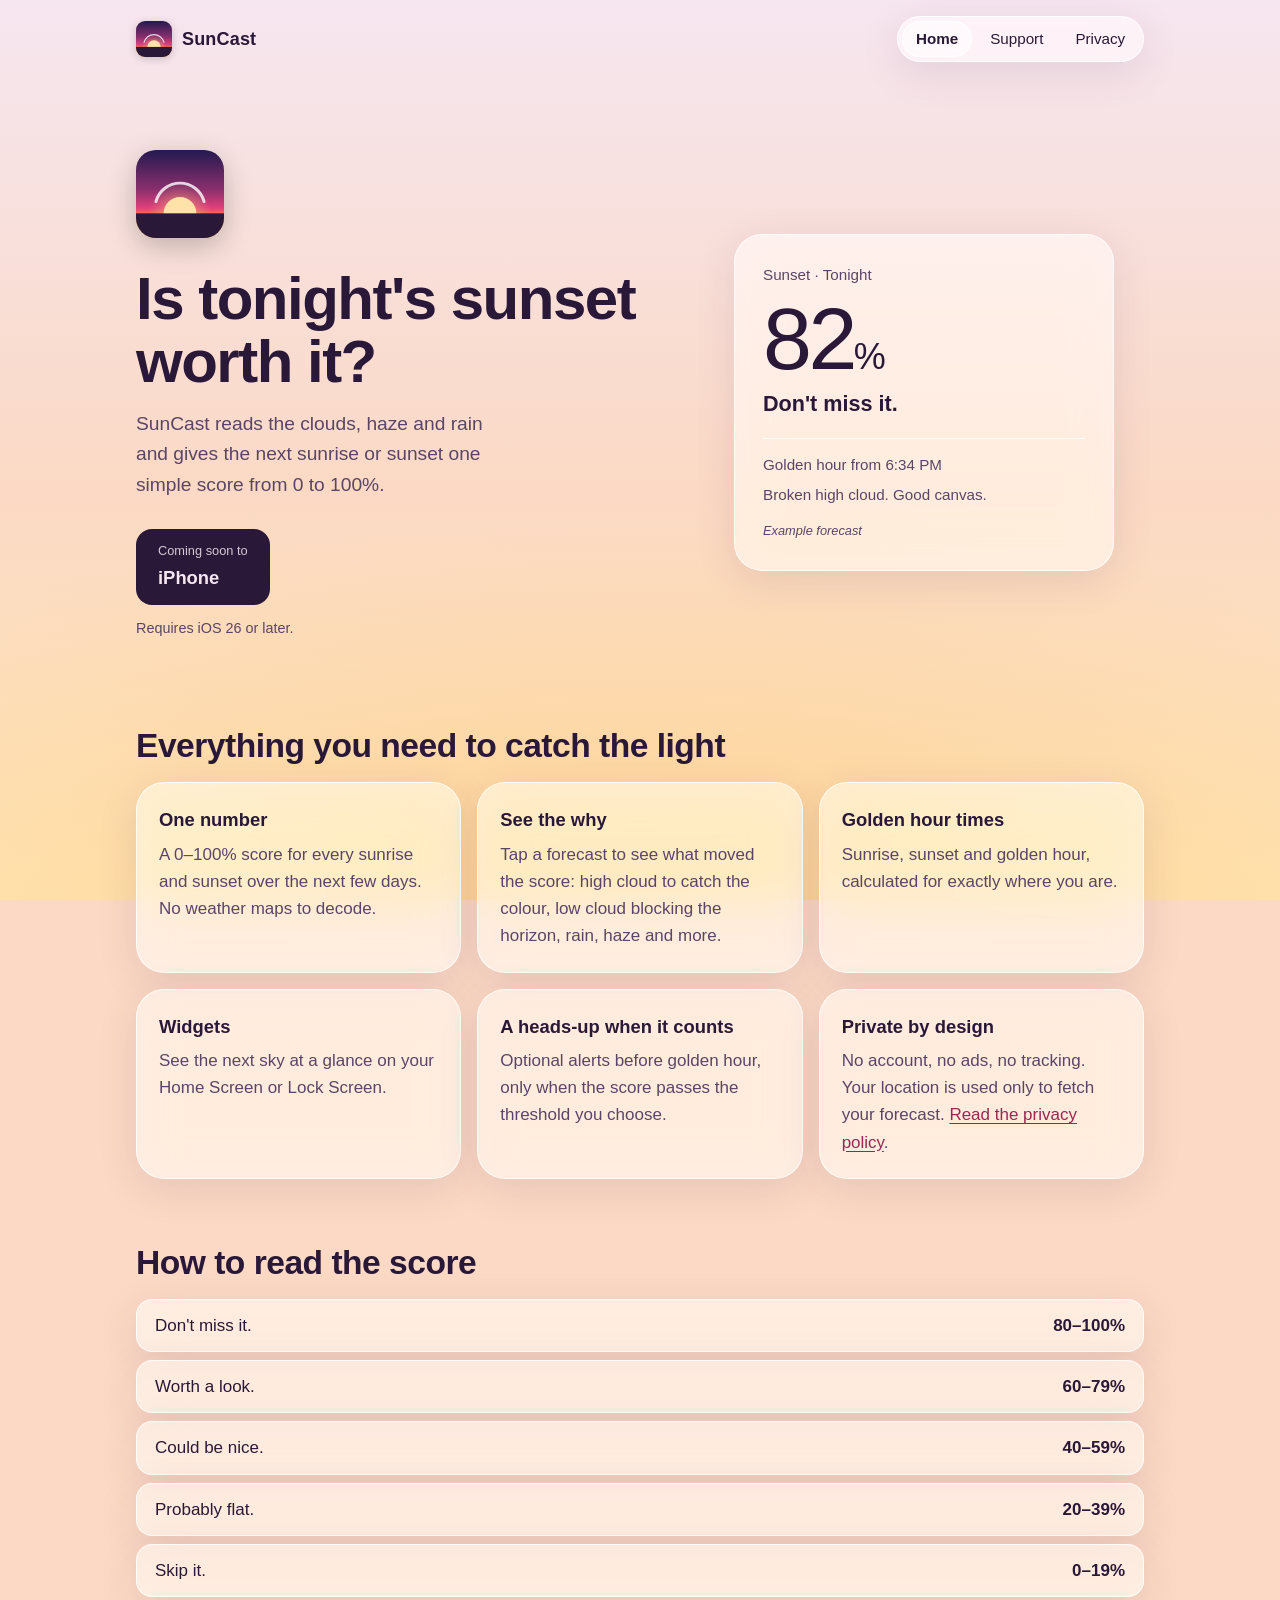
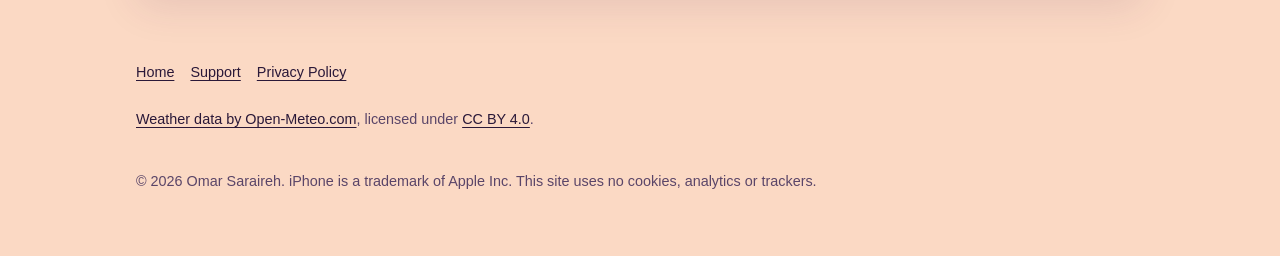
<file: index.html>
<!doctype html>
<html lang="en">
<head>
  <meta charset="utf-8">
  <meta name="viewport" content="width=device-width, initial-scale=1, viewport-fit=cover">
  <title>SunCast: Sunrise &amp; Sunset Forecast</title>
  <meta name="description" content="SunCast tells you if the next sunrise or sunset is worth going outside for, with one simple 0–100% score. For iPhone.">
  <meta name="theme-color" content="#fbd9c4" media="(prefers-color-scheme: light)">
  <meta name="theme-color" content="#3b1d55" media="(prefers-color-scheme: dark)">
  <link rel="icon" href="icon.svg" type="image/svg+xml">
  <link rel="apple-touch-icon" href="apple-touch-icon.png">
  <link rel="stylesheet" href="styles.css">
</head>
<body>
  <a class="skip-link" href="#main">Skip to content</a>

  <header class="site-header">
    <div class="wrap">
      <a class="brand" href="./"><img src="icon.svg" alt="" width="36" height="36">SunCast</a>
      <nav class="nav glass" aria-label="Main">
        <a href="./" aria-current="page">Home</a>
        <a href="support.html">Support</a>
        <a href="privacy.html">Privacy</a>
      </nav>
    </div>
  </header>

  <main id="main">
    <div class="wrap">
      <div class="hero">
        <div>
          <img class="app-icon" src="icon.svg" alt="SunCast app icon: a pale sun setting behind the horizon under a pink and purple sky" width="88" height="88">
          <h1>Is tonight's sunset worth it?</h1>
          <p class="lede">SunCast reads the clouds, haze and rain and gives the next sunrise or sunset one simple score from 0 to 100%.</p>
          <div class="coming-soon" role="note" aria-label="Coming soon to iOS">
            <span class="small">Coming soon to</span>
            <span class="big">iPhone</span>
          </div>
          <p class="req">Requires iOS 26 or later.</p>
        </div>

        <div class="score-card glass" role="img" aria-label="Example forecast card: Sunset tonight, 82 percent, Don't miss it. Golden hour from 6:34 PM. Broken high cloud, a good canvas.">
          <p class="label">Sunset · Tonight</p>
          <p class="score">82<span>%</span></p>
          <p class="verdict">Don't miss it.</p>
          <p class="meta">
            <span>Golden hour from 6:34 PM</span>
            <span>Broken high cloud. Good canvas.</span>
          </p>
          <p class="caption">Example forecast</p>
        </div>
      </div>

      <section aria-labelledby="features-title">
        <h2 id="features-title">Everything you need to catch the light</h2>
        <div class="features">
          <article class="feature glass">
            <h3>One number</h3>
            <p>A 0–100% score for every sunrise and sunset over the next few days. No weather maps to decode.</p>
          </article>
          <article class="feature glass">
            <h3>See the why</h3>
            <p>Tap a forecast to see what moved the score: high cloud to catch the colour, low cloud blocking the horizon, rain, haze and more.</p>
          </article>
          <article class="feature glass">
            <h3>Golden hour times</h3>
            <p>Sunrise, sunset and golden hour, calculated for exactly where you are.</p>
          </article>
          <article class="feature glass">
            <h3>Widgets</h3>
            <p>See the next sky at a glance on your Home Screen or Lock Screen.</p>
          </article>
          <article class="feature glass">
            <h3>A heads-up when it counts</h3>
            <p>Optional alerts before golden hour, only when the score passes the threshold you choose.</p>
          </article>
          <article class="feature glass">
            <h3>Private by design</h3>
            <p>No account, no ads, no tracking. Your location is used only to fetch your forecast. <a href="privacy.html">Read the privacy policy</a>.</p>
          </article>
        </div>
      </section>

      <section aria-labelledby="bands-title">
        <h2 id="bands-title">How to read the score</h2>
        <ul class="bands">
          <li class="glass"><span>Don't miss it.</span><b>80–100%</b></li>
          <li class="glass"><span>Worth a look.</span><b>60–79%</b></li>
          <li class="glass"><span>Could be nice.</span><b>40–59%</b></li>
          <li class="glass"><span>Probably flat.</span><b>20–39%</b></li>
          <li class="glass"><span>Skip it.</span><b>0–19%</b></li>
        </ul>
      </section>
    </div>
  </main>

  <footer class="site-footer">
    <div class="wrap">
      <nav aria-label="Footer">
        <a href="./">Home</a>
        <a href="support.html">Support</a>
        <a href="privacy.html">Privacy Policy</a>
      </nav>
      <p><a href="https://open-meteo.com/">Weather data by Open-Meteo.com</a>, licensed under <a href="https://creativecommons.org/licenses/by/4.0/">CC BY 4.0</a>.</p>
      <p>© 2026 Omar Saraireh. iPhone is a trademark of Apple Inc. This site uses no cookies, analytics or trackers.</p>
    </div>
  </footer>
</body>
</html>
</file>
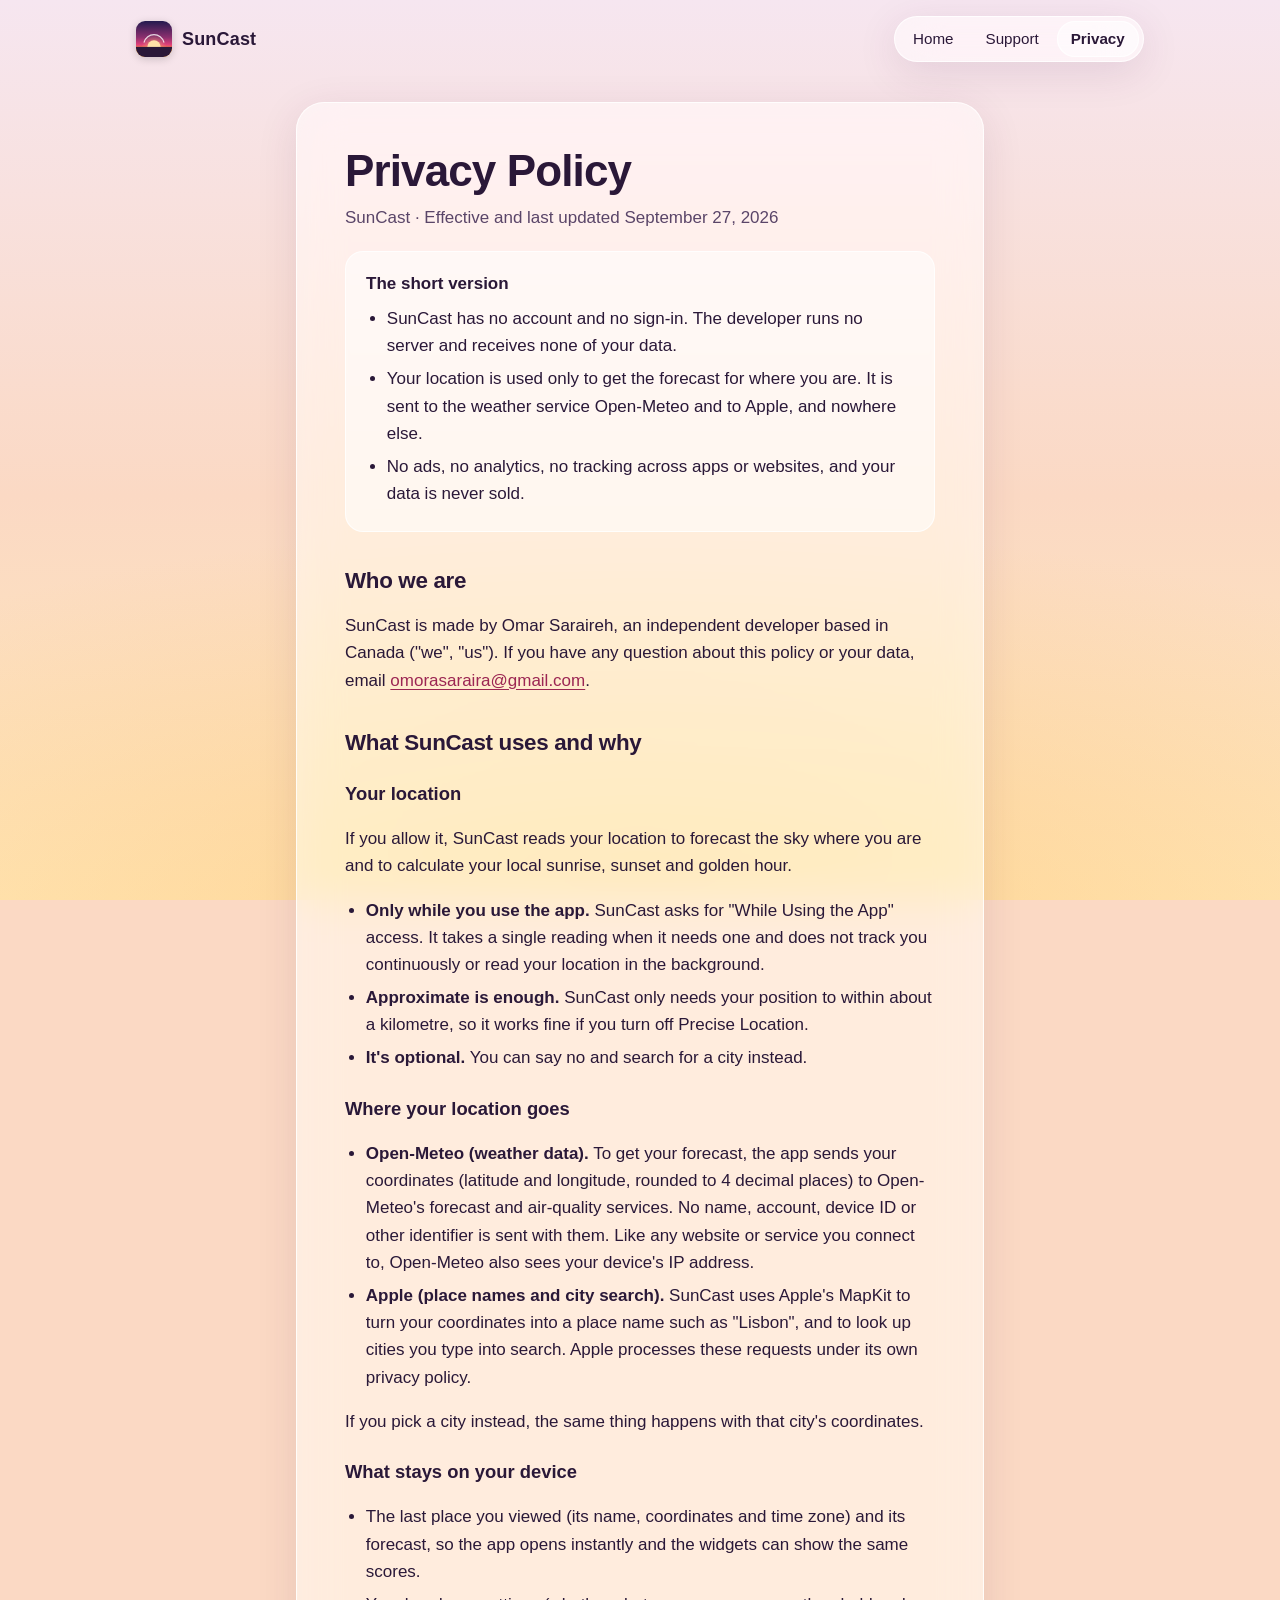
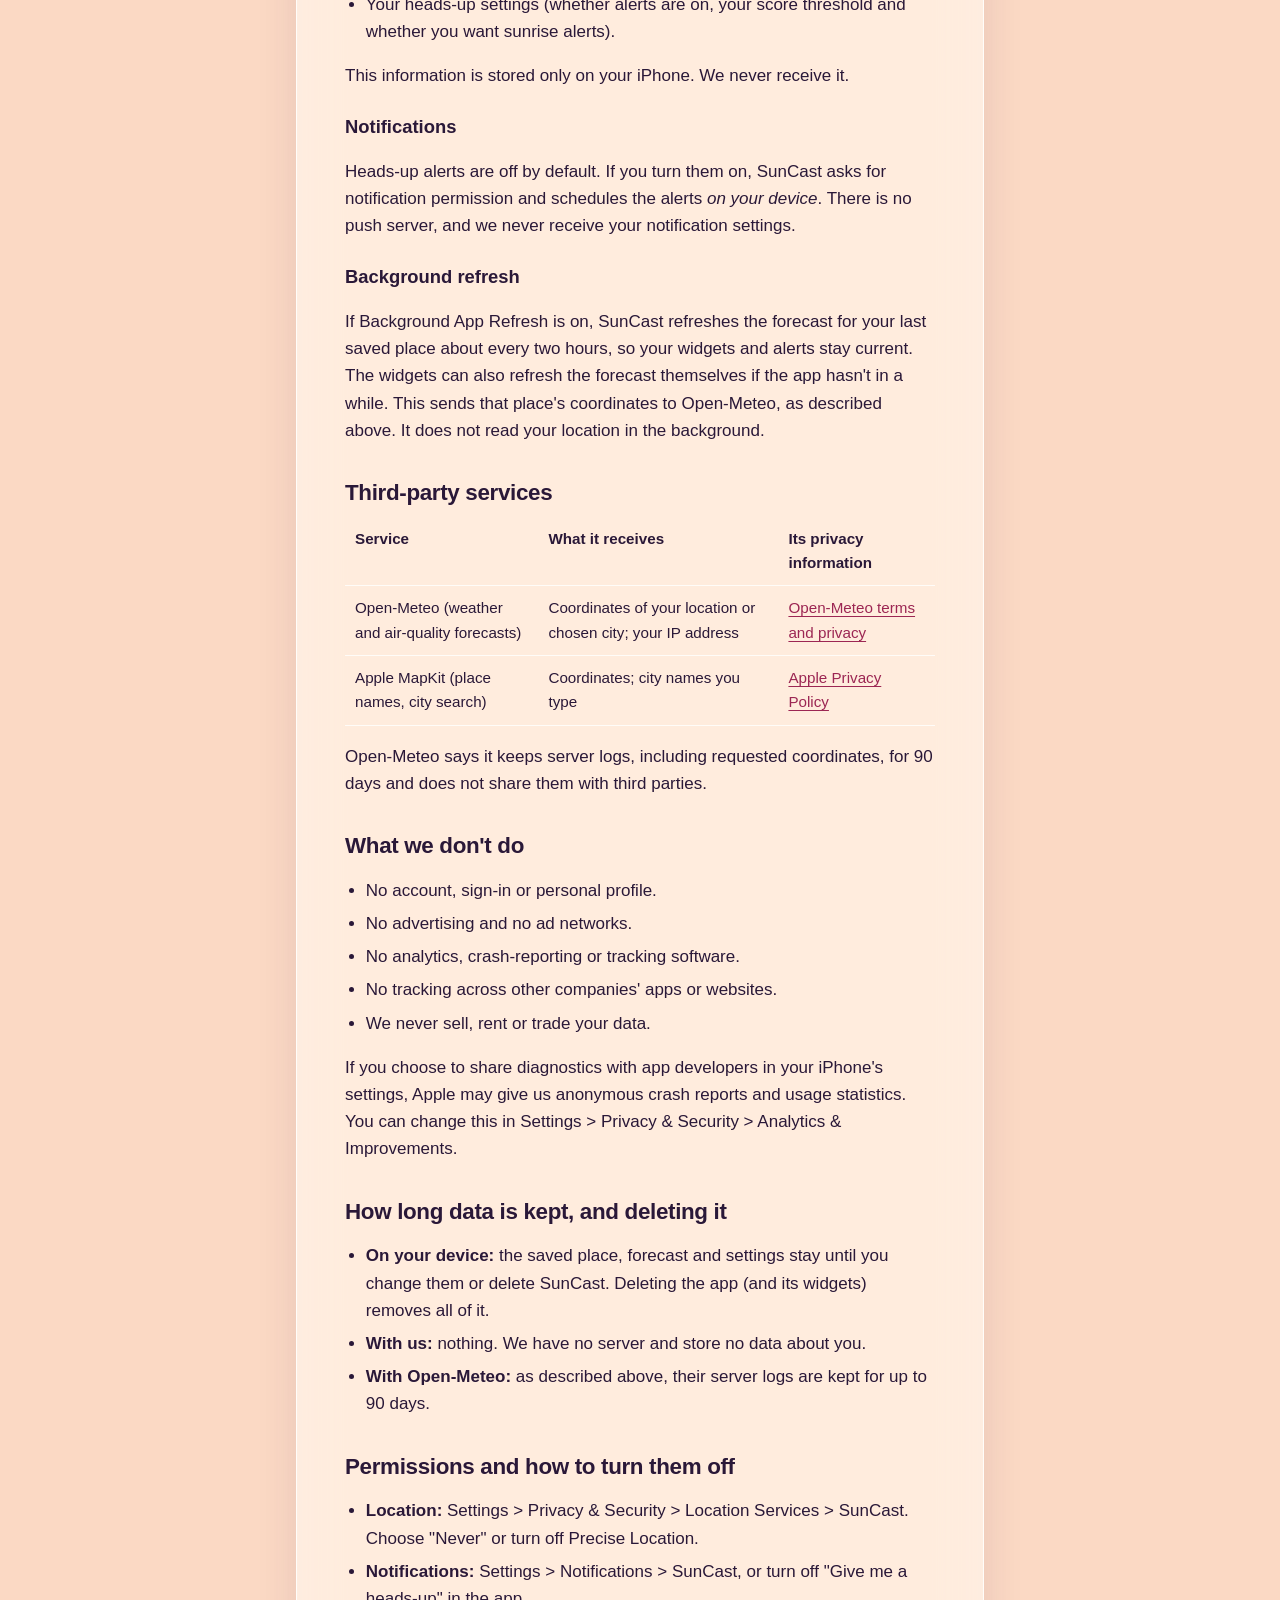
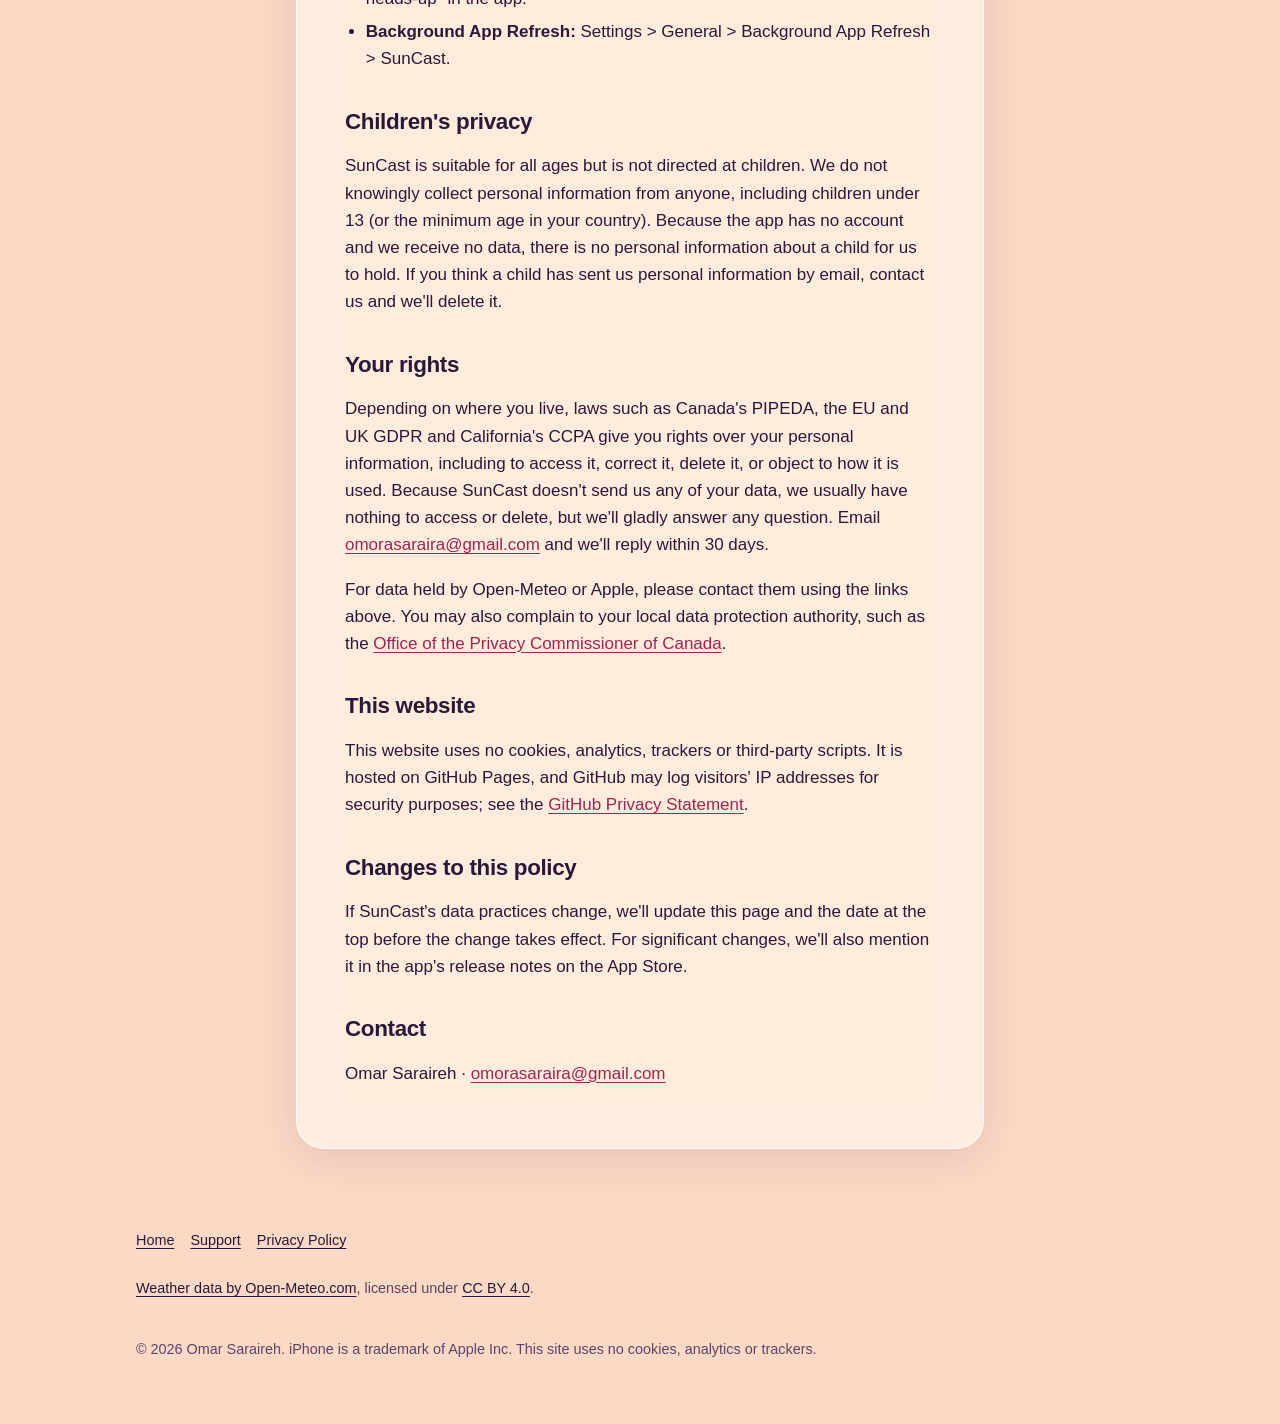
<file: privacy.html>
<!doctype html>
<!--
  NOTE FOR OMAR (not shown on the page): This policy was drafted from a review of the SunCast
  source code on 2026-09-27. It is not legal advice. Please review it yourself (and with a lawyer
  if you want certainty) before publishing, and update it whenever the app's data handling changes.
-->
<html lang="en">
<head>
  <meta charset="utf-8">
  <meta name="viewport" content="width=device-width, initial-scale=1, viewport-fit=cover">
  <title>SunCast Privacy Policy</title>
  <meta name="description" content="How SunCast handles your location and data. No account, no ads, no tracking.">
  <meta name="theme-color" content="#fbd9c4" media="(prefers-color-scheme: light)">
  <meta name="theme-color" content="#3b1d55" media="(prefers-color-scheme: dark)">
  <link rel="icon" href="icon.svg" type="image/svg+xml">
  <link rel="apple-touch-icon" href="apple-touch-icon.png">
  <link rel="stylesheet" href="styles.css">
</head>
<body>
  <a class="skip-link" href="#main">Skip to content</a>

  <header class="site-header">
    <div class="wrap">
      <a class="brand" href="./"><img src="icon.svg" alt="" width="36" height="36">SunCast</a>
      <nav class="nav glass" aria-label="Main">
        <a href="./">Home</a>
        <a href="support.html">Support</a>
        <a href="privacy.html" aria-current="page">Privacy</a>
      </nav>
    </div>
  </header>

  <main id="main" class="doc">
    <div class="wrap prose">
      <article class="glass">
        <h1>Privacy Policy</h1>
        <p class="updated">SunCast · Effective and last updated September 27, 2026</p>

        <div class="summary-box">
          <strong>The short version</strong>
          <ul>
            <li>SunCast has no account and no sign-in. The developer runs no server and receives none of your data.</li>
            <li>Your location is used only to get the forecast for where you are. It is sent to the weather service Open-Meteo and to Apple, and nowhere else.</li>
            <li>No ads, no analytics, no tracking across apps or websites, and your data is never sold.</li>
          </ul>
        </div>

        <h2 id="who">Who we are</h2>
        <p>SunCast is made by Omar Saraireh, an independent developer based in Canada ("we", "us"). If you have any question about this policy or your data, email <a href="mailto:omorasaraira@gmail.com">omorasaraira@gmail.com</a>.</p>

        <h2 id="data">What SunCast uses and why</h2>

        <h3>Your location</h3>
        <p>If you allow it, SunCast reads your location to forecast the sky where you are and to calculate your local sunrise, sunset and golden hour.</p>
        <ul>
          <li><strong>Only while you use the app.</strong> SunCast asks for "While Using the App" access. It takes a single reading when it needs one and does not track you continuously or read your location in the background.</li>
          <li><strong>Approximate is enough.</strong> SunCast only needs your position to within about a kilometre, so it works fine if you turn off Precise Location.</li>
          <li><strong>It's optional.</strong> You can say no and search for a city instead.</li>
        </ul>

        <h3>Where your location goes</h3>
        <ul>
          <li><strong>Open-Meteo (weather data).</strong> To get your forecast, the app sends your coordinates (latitude and longitude, rounded to 4 decimal places) to Open-Meteo's forecast and air-quality services. No name, account, device ID or other identifier is sent with them. Like any website or service you connect to, Open-Meteo also sees your device's IP address.</li>
          <li><strong>Apple (place names and city search).</strong> SunCast uses Apple's MapKit to turn your coordinates into a place name such as "Lisbon", and to look up cities you type into search. Apple processes these requests under its own privacy policy.</li>
        </ul>
        <p>If you pick a city instead, the same thing happens with that city's coordinates.</p>

        <h3>What stays on your device</h3>
        <ul>
          <li>The last place you viewed (its name, coordinates and time zone) and its forecast, so the app opens instantly and the widgets can show the same scores.</li>
          <li>Your heads-up settings (whether alerts are on, your score threshold and whether you want sunrise alerts).</li>
        </ul>
        <p>This information is stored only on your iPhone. We never receive it.</p>

        <h3>Notifications</h3>
        <p>Heads-up alerts are off by default. If you turn them on, SunCast asks for notification permission and schedules the alerts <em>on your device</em>. There is no push server, and we never receive your notification settings.</p>

        <h3>Background refresh</h3>
        <p>If Background App Refresh is on, SunCast refreshes the forecast for your last saved place about every two hours, so your widgets and alerts stay current. The widgets can also refresh the forecast themselves if the app hasn't in a while. This sends that place's coordinates to Open-Meteo, as described above. It does not read your location in the background.</p>

        <h2 id="third-parties">Third-party services</h2>
        <div class="table-scroll">
          <table>
            <thead><tr><th scope="col">Service</th><th scope="col">What it receives</th><th scope="col">Its privacy information</th></tr></thead>
            <tbody>
              <tr>
                <td>Open-Meteo (weather and air-quality forecasts)</td>
                <td>Coordinates of your location or chosen city; your IP address</td>
                <td><a href="https://open-meteo.com/en/terms">Open-Meteo terms and privacy</a></td>
              </tr>
              <tr>
                <td>Apple MapKit (place names, city search)</td>
                <td>Coordinates; city names you type</td>
                <td><a href="https://www.apple.com/legal/privacy/">Apple Privacy Policy</a></td>
              </tr>
            </tbody>
          </table>
        </div>
        <!-- VERIFY: Open-Meteo's terms (checked 2026-09-27) say coordinates in its server logs are kept for 90 days, not shared, and IP addresses are used only for maintenance and preventing misuse. Recheck if Open-Meteo updates its terms. -->
        <p>Open-Meteo says it keeps server logs, including requested coordinates, for 90 days and does not share them with third parties.</p>

        <h2 id="not-collected">What we don't do</h2>
        <ul>
          <li>No account, sign-in or personal profile.</li>
          <li>No advertising and no ad networks.</li>
          <li>No analytics, crash-reporting or tracking software.</li>
          <li>No tracking across other companies' apps or websites.</li>
          <li>We never sell, rent or trade your data.</li>
        </ul>
        <p>If you choose to share diagnostics with app developers in your iPhone's settings, Apple may give us anonymous crash reports and usage statistics. You can change this in Settings &gt; Privacy &amp; Security &gt; Analytics &amp; Improvements.</p>

        <h2 id="retention">How long data is kept, and deleting it</h2>
        <ul>
          <li><strong>On your device:</strong> the saved place, forecast and settings stay until you change them or delete SunCast. Deleting the app (and its widgets) removes all of it.</li>
          <li><strong>With us:</strong> nothing. We have no server and store no data about you.</li>
          <li><strong>With Open-Meteo:</strong> as described above, their server logs are kept for up to 90 days.</li>
        </ul>

        <h2 id="permissions">Permissions and how to turn them off</h2>
        <ul>
          <li><strong>Location:</strong> Settings &gt; Privacy &amp; Security &gt; Location Services &gt; SunCast. Choose "Never" or turn off Precise Location.</li>
          <li><strong>Notifications:</strong> Settings &gt; Notifications &gt; SunCast, or turn off "Give me a heads-up" in the app.</li>
          <li><strong>Background App Refresh:</strong> Settings &gt; General &gt; Background App Refresh &gt; SunCast.</li>
        </ul>

        <h2 id="children">Children's privacy</h2>
        <p>SunCast is suitable for all ages but is not directed at children. We do not knowingly collect personal information from anyone, including children under 13 (or the minimum age in your country). Because the app has no account and we receive no data, there is no personal information about a child for us to hold. If you think a child has sent us personal information by email, contact us and we'll delete it.</p>

        <h2 id="rights">Your rights</h2>
        <p>Depending on where you live, laws such as Canada's PIPEDA, the EU and UK GDPR and California's CCPA give you rights over your personal information, including to access it, correct it, delete it, or object to how it is used. Because SunCast doesn't send us any of your data, we usually have nothing to access or delete, but we'll gladly answer any question. Email <a href="mailto:omorasaraira@gmail.com">omorasaraira@gmail.com</a> and we'll reply within 30 days.</p>
        <p>For data held by Open-Meteo or Apple, please contact them using the links above. You may also complain to your local data protection authority, such as the <a href="https://www.priv.gc.ca/">Office of the Privacy Commissioner of Canada</a>.</p>

        <h2 id="website">This website</h2>
        <p>This website uses no cookies, analytics, trackers or third-party scripts. It is hosted on GitHub Pages, and GitHub may log visitors' IP addresses for security purposes; see the <a href="https://docs.github.com/en/site-policy/privacy-policies/github-general-privacy-statement">GitHub Privacy Statement</a>.</p>

        <h2 id="changes">Changes to this policy</h2>
        <p>If SunCast's data practices change, we'll update this page and the date at the top before the change takes effect. For significant changes, we'll also mention it in the app's release notes on the App Store.</p>

        <h2 id="contact">Contact</h2>
        <p>Omar Saraireh · <a href="mailto:omorasaraira@gmail.com">omorasaraira@gmail.com</a></p>
      </article>
    </div>
  </main>

  <footer class="site-footer">
    <div class="wrap">
      <nav aria-label="Footer">
        <a href="./">Home</a>
        <a href="support.html">Support</a>
        <a href="privacy.html">Privacy Policy</a>
      </nav>
      <p><a href="https://open-meteo.com/">Weather data by Open-Meteo.com</a>, licensed under <a href="https://creativecommons.org/licenses/by/4.0/">CC BY 4.0</a>.</p>
      <p>© 2026 Omar Saraireh. iPhone is a trademark of Apple Inc. This site uses no cookies, analytics or trackers.</p>
    </div>
  </footer>
</body>
</html>
</file>
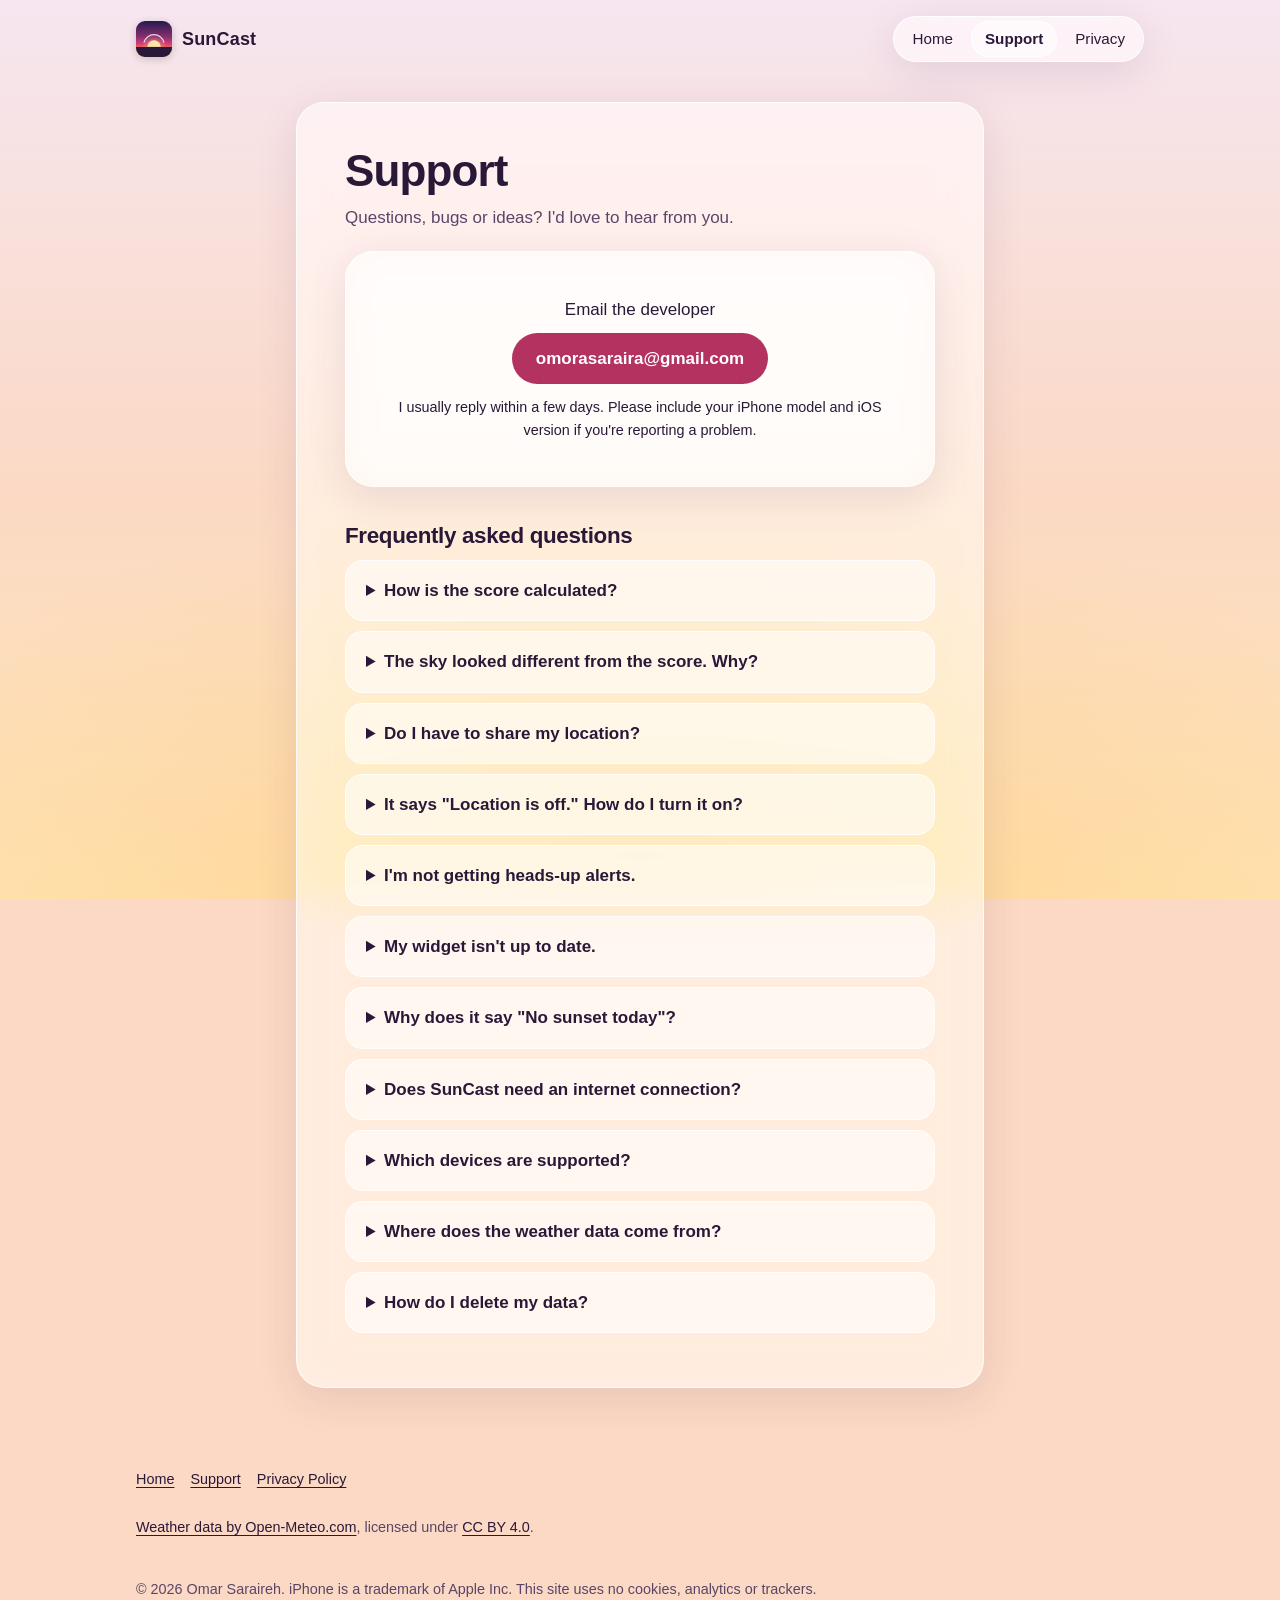
<file: support.html>
<!doctype html>
<html lang="en">
<head>
  <meta charset="utf-8">
  <meta name="viewport" content="width=device-width, initial-scale=1, viewport-fit=cover">
  <title>SunCast Support</title>
  <meta name="description" content="Help with SunCast: contact, frequently asked questions and troubleshooting.">
  <meta name="theme-color" content="#fbd9c4" media="(prefers-color-scheme: light)">
  <meta name="theme-color" content="#3b1d55" media="(prefers-color-scheme: dark)">
  <link rel="icon" href="icon.svg" type="image/svg+xml">
  <link rel="apple-touch-icon" href="apple-touch-icon.png">
  <link rel="stylesheet" href="styles.css">
</head>
<body>
  <a class="skip-link" href="#main">Skip to content</a>

  <header class="site-header">
    <div class="wrap">
      <a class="brand" href="./"><img src="icon.svg" alt="" width="36" height="36">SunCast</a>
      <nav class="nav glass" aria-label="Main">
        <a href="./">Home</a>
        <a href="support.html" aria-current="page">Support</a>
        <a href="privacy.html">Privacy</a>
      </nav>
    </div>
  </header>

  <main id="main" class="doc">
    <div class="wrap prose">
      <article class="glass">
        <h1>Support</h1>
        <p class="updated">Questions, bugs or ideas? I'd love to hear from you.</p>

        <div class="contact-card glass">
          <p style="margin:0">Email the developer</p>
          <a class="button" href="mailto:omorasaraira@gmail.com?subject=SunCast%20support">omorasaraira@gmail.com</a>
          <p style="margin:12px 0 0;font-size:0.9rem">I usually reply within a few days. Please include your iPhone model and iOS version if you're reporting a problem.</p>
        </div>

        <h2 id="faq">Frequently asked questions</h2>

        <details>
          <summary>How is the score calculated?</summary>
          <p>SunCast looks at the forecast for the minutes around sunrise or sunset: high and mid-level cloud (which catch the colour), low cloud (which blocks the horizon), rain, recent clearing after rain, visibility, humidity and haze. Each one pushes the score up or down. Tap any forecast to see what moved it most.</p>
        </details>

        <details>
          <summary>The sky looked different from the score. Why?</summary>
          <p>The score is a forecast, not a guarantee. Clouds can form or clear quickly, and SunCast reads the forecast at your location, not out on the horizon toward the sun. Treat the score as a guide to when it's worth heading out.</p>
        </details>

        <details>
          <summary>Do I have to share my location?</summary>
          <p>No. If you'd rather not, tap the place name at the top of the app and search for a city. If you do share it, approximate location is enough. See the <a href="privacy.html">privacy policy</a> for exactly where your location goes.</p>
        </details>

        <details>
          <summary>It says "Location is off." How do I turn it on?</summary>
          <p>Open Settings &gt; Privacy &amp; Security &gt; Location Services, make sure Location Services is on, then tap SunCast and choose "While Using the App".</p>
        </details>

        <details>
          <summary>I'm not getting heads-up alerts.</summary>
          <ul>
            <li>Check that "Give me a heads-up" is on (tap the place name at the top of the app).</li>
            <li>Check Settings &gt; Notifications &gt; SunCast and allow notifications.</li>
            <li>Alerts are only sent when a sunrise or sunset scores at or above your threshold (60, 70 or 80%).</li>
            <li>Sunrise alerts are optional and are sent at 9 PM the evening before.</li>
            <li>To keep alerts current without opening the app, turn on Settings &gt; General &gt; Background App Refresh for SunCast.</li>
          </ul>
        </details>

        <details>
          <summary>My widget isn't up to date.</summary>
          <p>Widgets refresh about every hour, and iOS decides exactly when. Opening SunCast refreshes them straight away. Low Power Mode and turning off Background App Refresh can slow updates down.</p>
        </details>

        <details>
          <summary>Why does it say "No sunset today"?</summary>
          <p>Near the poles there are days when the sun never sets or never rises. SunCast shows this instead of a score.</p>
        </details>

        <details>
          <summary>Does SunCast need an internet connection?</summary>
          <p>Yes, to download new forecasts. It keeps your last forecast on your device, so you can still see recent scores while offline.</p>
        </details>

        <details>
          <summary>Which devices are supported?</summary>
          <p>iPhone with iOS 26 or later.</p>
        </details>

        <details>
          <summary>Where does the weather data come from?</summary>
          <p>From <a href="https://open-meteo.com/">Open-Meteo.com</a>, which combines forecasts from national weather services. Their data is licensed under <a href="https://creativecommons.org/licenses/by/4.0/">CC BY 4.0</a>.</p>
        </details>

        <details>
          <summary>How do I delete my data?</summary>
          <p>Everything SunCast saves stays on your iPhone. Deleting the app removes it all. There's no account, and the developer holds no data about you.</p>
        </details>
      </article>
    </div>
  </main>

  <footer class="site-footer">
    <div class="wrap">
      <nav aria-label="Footer">
        <a href="./">Home</a>
        <a href="support.html">Support</a>
        <a href="privacy.html">Privacy Policy</a>
      </nav>
      <p><a href="https://open-meteo.com/">Weather data by Open-Meteo.com</a>, licensed under <a href="https://creativecommons.org/licenses/by/4.0/">CC BY 4.0</a>.</p>
      <p>© 2026 Omar Saraireh. iPhone is a trademark of Apple Inc. This site uses no cookies, analytics or trackers.</p>
    </div>
  </footer>
</body>
</html>
</file>
<file: styles.css>
/* SunCast — sky colours, glass cards. System fonts only; no external requests. */

:root {
  color-scheme: light dark;

  /* Dawn (light mode) */
  --sky-top: #f6e6f0;
  --sky-mid: #fbd9c4;
  --sky-low: #ffe8b8;
  --glow: rgba(255, 196, 120, 0.55);
  --ink: #2a1838;
  --ink-soft: #5a4568;
  --glass: rgba(255, 255, 255, 0.55);
  --glass-edge: rgba(255, 255, 255, 0.8);
  --glass-shadow: 0 10px 40px rgba(90, 40, 90, 0.12);
  --accent: #b3325f;
  --accent-ink: #ffffff;
  --link: #9c2653;
  --focus: #6a2bd1;
}

@media (prefers-color-scheme: dark) {
  :root {
    /* Dusk (dark mode) */
    --sky-top: #140f33;
    --sky-mid: #3b1d55;
    --sky-low: #7a2f5f;
    --glow: rgba(255, 150, 80, 0.35);
    --ink: #fdf3ea;
    --ink-soft: #d9c7de;
    --glass: rgba(255, 255, 255, 0.09);
    --glass-edge: rgba(255, 255, 255, 0.2);
    --glass-shadow: 0 10px 40px rgba(0, 0, 0, 0.35);
    --accent: #ffb25c;
    --accent-ink: #2a1838;
    --link: #ffc98a;
    --focus: #ffe2a8;
  }
}

*,
*::before,
*::after { box-sizing: border-box; }

html { -webkit-text-size-adjust: 100%; }

body {
  margin: 0;
  min-height: 100vh;
  font-family: -apple-system, BlinkMacSystemFont, "SF Pro Text", "Segoe UI", Roboto, "Helvetica Neue", Arial, sans-serif;
  font-size: 1.0625rem;
  line-height: 1.6;
  color: var(--ink);
  background-color: var(--sky-mid);
  background-image:
    radial-gradient(120% 60% at 50% 100%, var(--glow), transparent 70%),
    linear-gradient(180deg, var(--sky-top) 0%, var(--sky-mid) 55%, var(--sky-low) 100%);
  background-attachment: fixed;
}

a { color: var(--link); text-underline-offset: 0.18em; }
a:hover { text-decoration-thickness: 2px; }
:focus-visible { outline: 3px solid var(--focus); outline-offset: 3px; border-radius: 6px; }

.skip-link {
  position: absolute;
  left: -9999px;
  top: 0.5rem;
  padding: 0.5rem 1rem;
  background: var(--accent);
  color: var(--accent-ink);
  border-radius: 999px;
  z-index: 10;
}
.skip-link:focus { left: 1rem; }

.wrap { width: 100%; max-width: 1040px; margin: 0 auto; padding: 0 16px; }
.prose { max-width: 720px; }

/* Header */
.site-header { padding: 16px 0; }
.site-header .wrap { display: flex; align-items: center; justify-content: space-between; gap: 12px; flex-wrap: wrap; }
.brand { display: inline-flex; align-items: center; gap: 10px; color: var(--ink); text-decoration: none; font-weight: 600; font-size: 1.125rem; letter-spacing: 0.01em; }
.brand img { width: 36px; height: 36px; border-radius: 9px; box-shadow: 0 2px 8px rgba(0,0,0,0.18); }
.nav { display: flex; gap: 4px; padding: 4px; border-radius: 999px; }
.nav a { color: var(--ink); text-decoration: none; padding: 6px 14px; border-radius: 999px; font-size: 0.95rem; }
.nav a:hover { background: var(--glass); }
.nav a[aria-current="page"] { background: var(--glass); box-shadow: inset 0 0 0 1px var(--glass-edge); font-weight: 600; }

/* Glass */
.glass {
  background: var(--glass);
  border: 1px solid var(--glass-edge);
  box-shadow: var(--glass-shadow);
  -webkit-backdrop-filter: blur(22px) saturate(160%);
  backdrop-filter: blur(22px) saturate(160%);
  border-radius: 28px;
}

/* Hero */
.hero { padding: 40px 0 24px; display: grid; gap: 40px; align-items: center; }
.hero h1 { font-size: clamp(2.25rem, 7vw, 3.75rem); line-height: 1.05; letter-spacing: -0.025em; margin: 0 0 16px; font-weight: 700; }
.hero .lede { font-size: 1.2rem; color: var(--ink-soft); margin: 0 0 28px; max-width: 34ch; }
.app-icon { width: 88px; height: 88px; border-radius: 20px; box-shadow: 0 8px 28px rgba(0,0,0,0.22); margin-bottom: 20px; }

.coming-soon {
  display: inline-flex; flex-direction: column; gap: 2px;
  padding: 12px 22px; border-radius: 16px;
  background: var(--ink); color: var(--sky-top);
}
.coming-soon .small { font-size: 0.8rem; opacity: 0.85; }
.coming-soon .big { font-size: 1.15rem; font-weight: 600; }
.req { margin-top: 12px; font-size: 0.9rem; color: var(--ink-soft); }

/* Score card demo */
.score-card { padding: 28px; max-width: 380px; width: 100%; justify-self: center; }
.score-card .label { font-size: 0.95rem; color: var(--ink-soft); margin: 0; }
.score-card .score { font-size: 5.5rem; font-weight: 200; line-height: 1; letter-spacing: -0.04em; margin: 8px 0 4px; }
.score-card .score span { font-size: 2.25rem; font-weight: 300; }
.score-card .verdict { font-size: 1.35rem; font-weight: 600; margin: 0 0 16px; }
.score-card .meta { display: flex; flex-direction: column; gap: 6px; font-size: 0.95rem; color: var(--ink-soft); border-top: 1px solid var(--glass-edge); padding-top: 14px; margin: 0; }
.score-card .caption { font-size: 0.8rem; color: var(--ink-soft); margin: 14px 0 0; font-style: italic; }

/* Sections */
section { padding: 32px 0; }
h2 { font-size: clamp(1.6rem, 4.5vw, 2.1rem); letter-spacing: -0.015em; line-height: 1.2; margin: 0 0 16px; }
h3 { font-size: 1.15rem; margin: 0 0 6px; }
.features { display: grid; gap: 16px; grid-template-columns: 1fr; }
.feature { padding: 22px; }
.feature p { margin: 0; color: var(--ink-soft); }
.feature .emoji { font-size: 1.6rem; display: block; margin-bottom: 8px; }

.bands { display: grid; gap: 8px; list-style: none; padding: 0; margin: 0; }
.bands li { display: flex; justify-content: space-between; gap: 12px; padding: 12px 18px; border-radius: 16px; }
.bands b { font-variant-numeric: tabular-nums; }

/* Document pages */
.doc { padding: 24px 0 48px; }
.doc .glass { padding: 28px 20px; }
.doc h1 { font-size: clamp(2rem, 6vw, 2.75rem); letter-spacing: -0.02em; line-height: 1.1; margin: 0 0 8px; }
.doc h2 { font-size: 1.4rem; margin: 36px 0 10px; }
.doc h3 { margin-top: 22px; }
.doc .updated { color: var(--ink-soft); margin: 0 0 20px; }
.doc ul { padding-left: 1.3rem; }
.doc li { margin: 6px 0; }
.note { padding: 14px 18px; border-radius: 16px; border: 1px dashed var(--glass-edge); background: var(--glass); font-size: 0.95rem; }
.summary-box { padding: 18px 20px; border-radius: 18px; background: var(--glass); border: 1px solid var(--glass-edge); }
.summary-box ul { margin: 8px 0 0; }

table { width: 100%; border-collapse: collapse; font-size: 0.95rem; }
.table-scroll { overflow-x: auto; -webkit-overflow-scrolling: touch; }
th, td { text-align: left; padding: 10px 10px; border-bottom: 1px solid var(--glass-edge); vertical-align: top; }
th { font-weight: 600; }

details { padding: 16px 20px; border-radius: 18px; margin: 10px 0; background: var(--glass); border: 1px solid var(--glass-edge); }
summary { cursor: pointer; font-weight: 600; }
details p, details ul { margin: 10px 0 0; color: var(--ink-soft); }

.contact-card { padding: 22px; text-align: center; margin: 20px 0 8px; }
.button {
  display: inline-block; margin-top: 10px; padding: 12px 24px; border-radius: 999px;
  background: var(--accent); color: var(--accent-ink); text-decoration: none; font-weight: 600;
}
.button:hover { filter: brightness(1.05); }

/* Footer */
.site-footer { padding: 32px 0 48px; font-size: 0.9rem; color: var(--ink-soft); }
.site-footer .wrap { display: flex; flex-direction: column; gap: 10px; }
.site-footer nav { display: flex; flex-wrap: wrap; gap: 16px; }
.site-footer a { color: var(--ink); }

@media (min-width: 720px) {
  .hero { grid-template-columns: 1.2fr 1fr; padding: 72px 0 40px; }
  .features { grid-template-columns: repeat(2, 1fr); }
  .doc .glass { padding: 44px 48px; }
}
@media (min-width: 980px) {
  .features { grid-template-columns: repeat(3, 1fr); }
}

@media (prefers-reduced-transparency: reduce) {
  .glass, details, .summary-box, .note { -webkit-backdrop-filter: none; backdrop-filter: none; }
}
</file>
